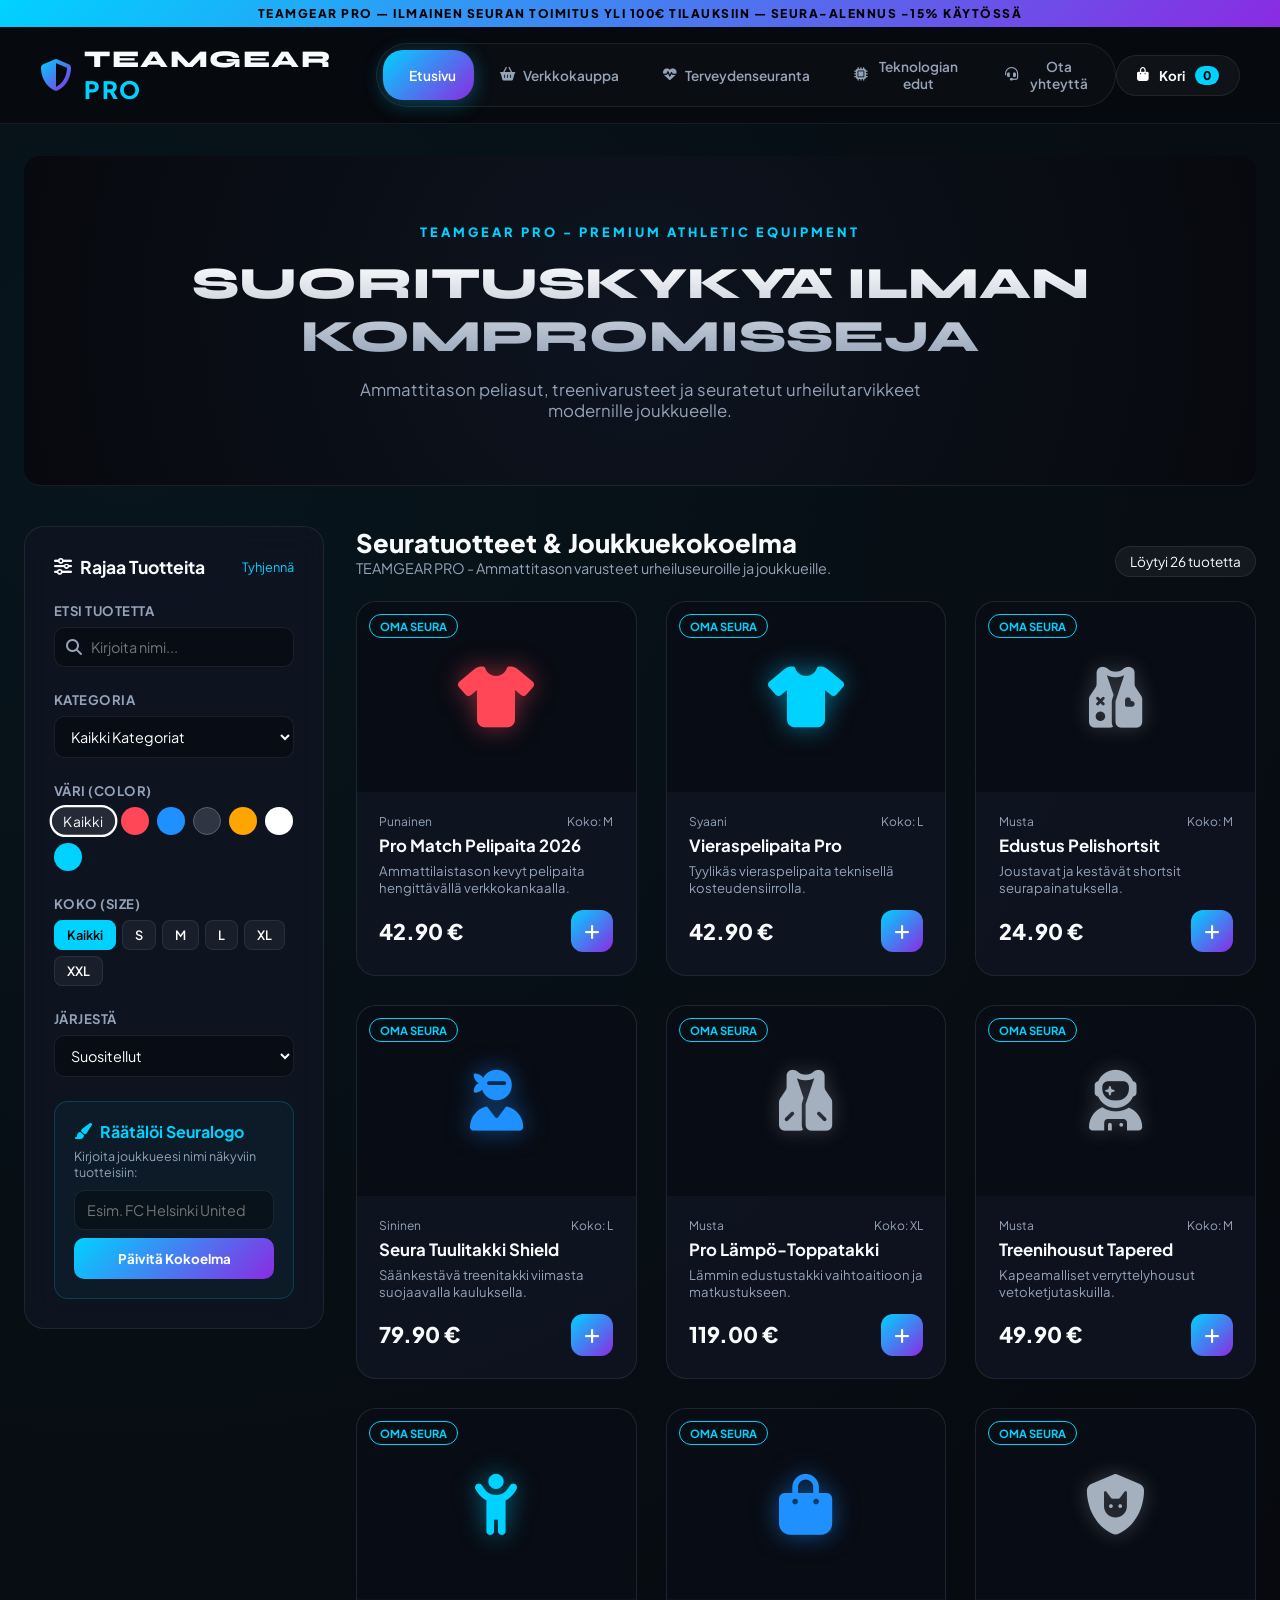
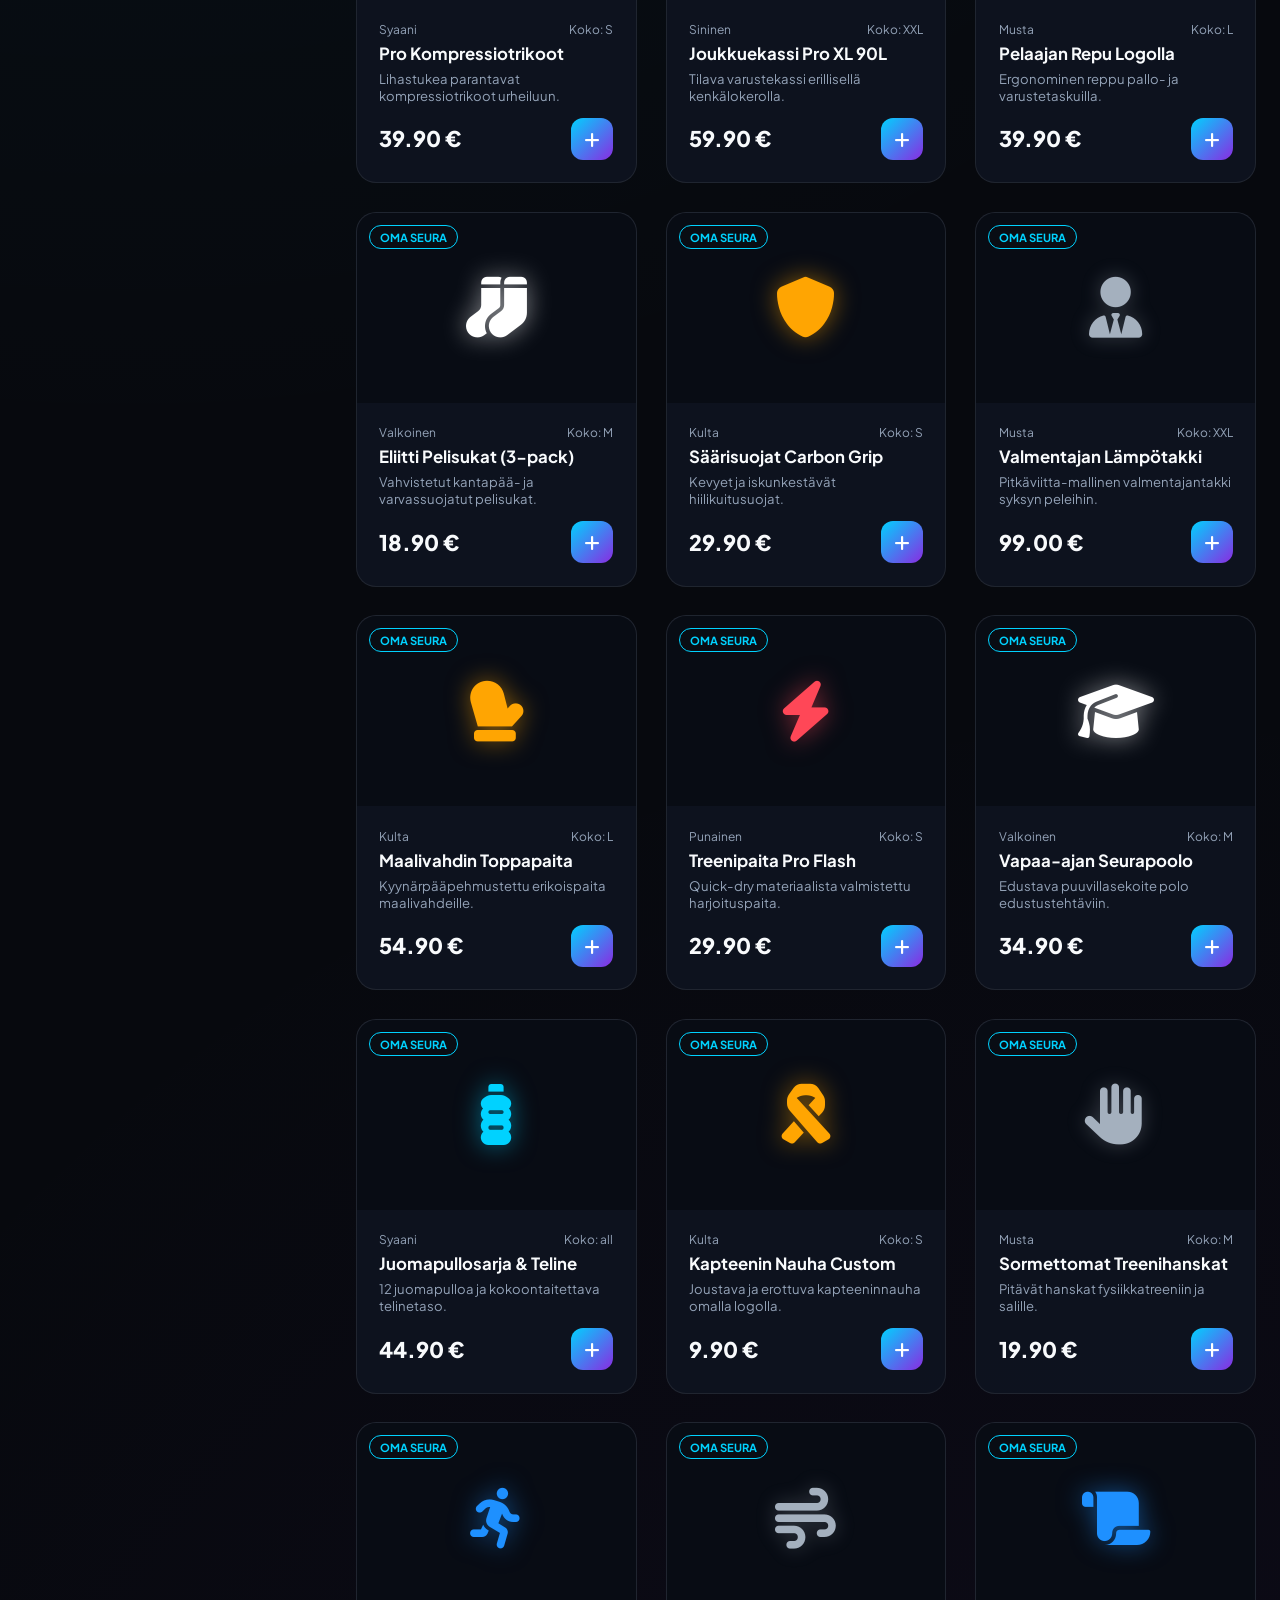
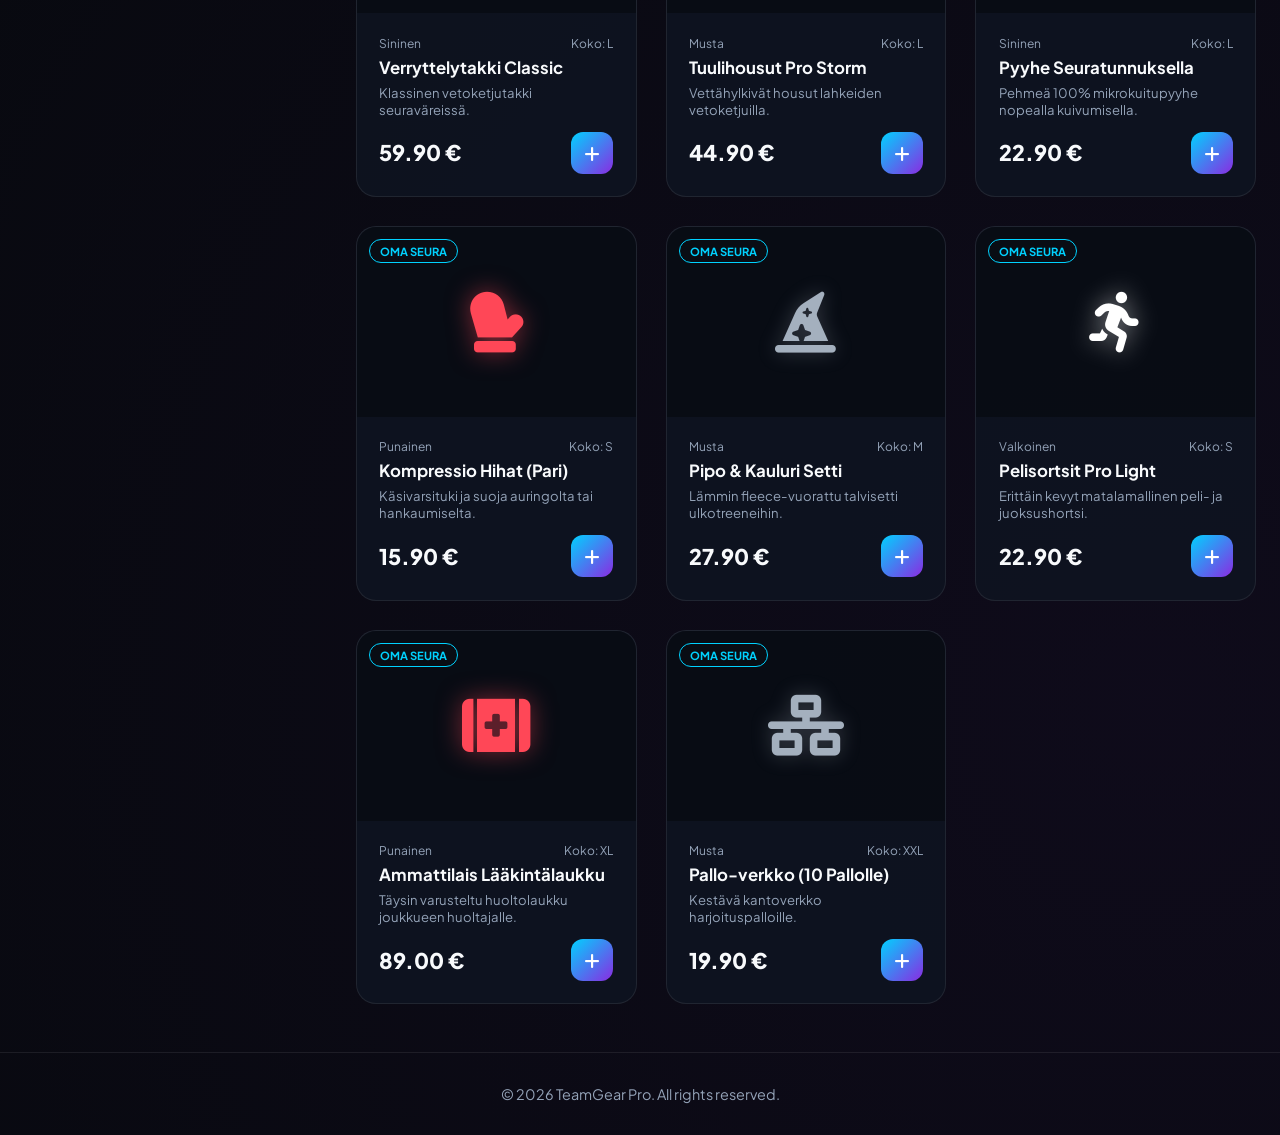
<file: index.html>
<!DOCTYPE html>
<html lang="fi">

<head>
    <meta charset="UTF-8" />
    <meta name="viewport" content="width=device-width, initial-scale=1.0" />
    <title>TeamGear Pro</title>
    <link rel="stylesheet" href="style.css" />
    <link rel="stylesheet" href="https://cdnjs.cloudflare.com/ajax/libs/font-awesome/6.5.2/css/all.min.css" />
    <link
        href="https://fonts.googleapis.com/css2?family=Plus+Jakarta+Sans:wght@300;400;600;700;800&family=Syne:wght@700;800&display=swap"
        rel="stylesheet">
</head>

<body>
    <div class="top-announcement">
        <span>TEAMGEAR PRO — ILMAINEN SEURAN TOIMITUS YLI 100€ TILAUKSIIN — SEURA-ALENNUS -15% KÄYTÖSSÄ</span>
    </div>

    <header class="luxury-navbar">
        <div class="logo-box">
            <i class="fa-solid fa-shield-halved logo-icon"></i>
            <span class="logo-text">TEAMGEAR <span>PRO</span></span>
        </div>
        <nav class="nav-links">
            <button class="nav-btn active" data-tab="tab-etusivu"><i class="fa-solid fa-grid-2"></i>Etusivu</button>
            <button class="nav-btn" data-tab="tab-verkkokauppa"><i
                    class="fa-solid fa-basket-shopping"></i>Verkkokauppa</button>
            <button class="nav-btn disabled" data-tab="tab-terveys"><i
                    class="fa-solid fa-heart-pulse"></i>Terveydenseuranta</button>
            <button class="nav-btn disabled" data-tab="tab-teknologia"><i class="fa-solid fa-microchip"></i>Teknologian
                edut</button>
            <button class="nav-btn disabled" data-tab="tab-yhteytta"><i class="fa-solid fa-headset"></i>Ota
                yhteyttä</button>
        </nav>
        <div class="nav-cart-box">
            <button id="open-cart-btn" class="glow-cart-btn">
                <i class="fa-solid fa-bag-shopping"></i>
                <span class="cart-label">Kori</span>
                <span id="cart-badge" class="badge">0</span>
            </button>
        </div>
    </header>

    <div class="main-container">
        <section id="tab-etusivu" class="tab-content active">
            <div class="hero-section">
                <div class="hero-overlay"></div>
                <div class="hero-content">
                    <span class="hero-tag">TEAMGEAR PRO - PREMIUM ATHLETIC EQUIPMENT</span>
                    <h1 class="hero-title">SUORITUSKYKYÄ ILMAN KOMPROMISSEJA</h1>
                    <p class="hero-desc">Ammattitason peliasut, treenivarusteet ja seuratetut urheilutarvikkeet
                        modernille joukkueelle.</p>
                </div>
            </div>

            <div class="catalog-layout">
                <aside class="glow-sidebar">
                    <div class="filter-header">
                        <h3><i class="fa-solid fa-sliders"></i> Rajaa Tuotteita</h3>
                        <button id="reset-filters" class="reset-btn">Tyhjennä</button>
                    </div>

                    <div class="filter-group">
                        <label>Etsi tuotetta</label>
                        <div class="search-input-wrapper">
                            <i class="fa-solid fa-magnifying-glass"></i>
                            <input type="text" id="search-input" placeholder="Kirjoita nimi..." />
                        </div>
                    </div>

                    <div class="filter-group">
                        <label>Kategoria</label>
                        <select id="category-filter">
                            <option value="all">Kaikki Kategoriat</option>
                            <option value="peliasut">Peliasut & Paidat</option>
                            <option value="takit">Takit & Lämpövarusteet</option>
                            <option value="housut">Housut & Trikoot</option>
                            <option value="kengät">Jalkineet & Suojat</option>
                            <option value="varusteet">Kassit & Tarvikkeet</option>
                        </select>
                    </div>

                    <div class="filter-group">
                        <label>Väri (Color)</label>
                        <div class="color-swatches" id="color-swatches">
                            <span class="swatch active" data-color="all" title="Kaikki">Kaikki</span>
                            <span class="swatch color-red" data-color="Punainen" title="Punainen"></span>
                            <span class="swatch color-blue" data-color="Sininen" title="Sininen"></span>
                            <span class="swatch color-black" data-color="Musta" title="Musta"></span>
                            <span class="swatch color-gold" data-color="Kulta" title="Kulta"></span>
                            <span class="swatch color-white" data-color="Valkoinen" title="Valkoinen"></span>
                            <span class="swatch color-cyan" data-color="Syaani" title="Syaani"></span>
                        </div>
                    </div>

                    <div class="filter-group">
                        <label>Koko (Size)</label>
                        <div class="size-boxes" id="size-boxes">
                            <button class="size-btn active" data-size="all">Kaikki</button>
                            <button class="size-btn" data-size="S">S</button>
                            <button class="size-btn" data-size="M">M</button>
                            <button class="size-btn" data-size="L">L</button>
                            <button class="size-btn" data-size="XL">XL</button>
                            <button class="size-btn" data-size="XXL">XXL</button>
                        </div>
                    </div>

                    <div class="filter-group">
                        <label>Järjestä</label>
                        <select id="sort-filter">
                            <option value="default">Suositellut</option>
                            <option value="price-low">Hinta: Edullisin ensin</option>
                            <option value="price-high">Hinta: Arvokkain ensin</option>
                            <option value="name">Nimi (A-Z)</option>
                        </select>
                    </div>

                    <div class="customizer-card">
                        <div class="customizer-head">
                            <i class="fa-solid fa-paintbrush"></i>
                            <h4>Räätälöi Seuralogo</h4>
                        </div>
                        <p>Kirjoita joukkueesi nimi näkyviin tuotteisiin:</p>
                        <input type="text" id="team-name-input" placeholder="Esim. FC Helsinki United" />
                        <button id="apply-team-name" class="accent-btn">Päivitä Kokoelma</button>
                    </div>
                </aside>

                <main class="catalog-view">
                    <div class="catalog-topbar">
                        <div>
                            <h2>Seuratuotteet & Joukkuekokoelma</h2>
                            <p class="sub-text">TEAMGEAR PRO - Ammattitason varusteet urheiluseuroille ja
                                joukkueille.</p>
                        </div>
                        <div class="results-badge" id="results-count">Ladataan...</div>
                    </div>
                    <div class="products-grid" id="products-grid"></div>
                </main>
            </div>
        </section>

        <section id="tab-verkkokauppa" class="tab-content">
            <div class="verkkokauppa-hero">
                <h2>Verkkokauppa & Tilaushallinta</h2>
                <p>Hallitse joukkueesi valintoja, tarkastele valittuja kokoelmia ja siirry kassalle.</p>
            </div>

            <div class="store-grid-layout">
                <div class="store-cart-summary-box">
                    <h3>Valitut Joukkuetuotteet</h3>
                    <div id="store-cart-list" class="store-cart-list"></div>
                </div>

                <div class="checkout-panel">
                    <h3>Tilausyhteenveto</h3>
                    <div class="checkout-line">
                        <span>Tuotteet yhteensä:</span>
                        <strong id="summary-subtotal">0.00 €</strong>
                    </div>
                    <div class="checkout-line">
                        <span>Seura-alennus (Automattinen):</span>
                        <strong id="summary-discount" class="discount-text">-0.00 €</strong>
                    </div>
                    <div class="checkout-line">
                        <span>Toimituskulut:</span>
                        <span>Ilmainen seurantoimitus</span>
                    </div>
                    <hr class="divider" />
                    <div class="checkout-line total-line">
                        <span>Kokonaissumma:</span>
                        <strong id="summary-total">0.00 €</strong>
                    </div>
                    <button id="final-checkout-btn" class="checkout-submit-btn">
                        <i class="fa-solid fa-lock"></i> Vahvista ja Lähetä Tilaus
                    </button>
                </div>
            </div>
        </section>

        <section id="tab-terveys" class="tab-content">
            <div class="health-hero">
                <h1>Terveydenseuranta - TeamGear Pro</h1>
                <p>Seuraa omaa hyvinvointiasi ja kehity urheilijana. TeamGear Pro älylaitteet ja seurantatyökalut
                    auttavat sinua seuraamaan päivittäistä aktiivisuuttasi, sykettäsi ja untasi.</p>
            </div>

            <div class="health-features">
                <h2>Terveydenseurannan ominaisuudet</h2>
                <p>Älykellon avulla voit seurata monia tärkeitä asioita omassa päivittäisessä elämässäsi ja
                    harjoittelussasi.</p>
                <div class="catalog-layout" style="margin-top: 1.5rem;">
                    <article class="health-card">
                        <i class="fa-solid fa-heart-pulse"></i>
                        <h3>Sykkeen seuranta</h3>
                        <p>Seuraa sydämesi sykettä harjoittelun aikana ja levossa. Näet suoraan, kuinka kehosi reagoi
                            TeamGear Pro treeniohjelmiin.</p>
                    </article>
                    <article class="health-card">
                        <i class="fa-solid fa-person-walking"></i>
                        <h3>Askelten seuranta</h3>
                        <p>Seuraa päivän aikana ottamiasi askeleita ja pidä huolta päivittäisestä liikkumisestasi ja
                            peruskunnostasi.</p>
                    </article>
                    <article class="health-card">
                        <i class="fa-solid fa-moon"></i>
                        <h3>Unen seuranta</h3>
                        <p>Seuraa nukkumisaikaasi ja opi ymmärtämään, kuinka tärkeää riittävä uni on palautumiselle ja
                            kehitykselle.</p>
                    </article>
                    <article class="health-card">
                        <i class="fa-solid fa-fire"></i>
                        <h3>Kalorien seuranta</h3>
                        <p>Saat tarkan arvion päivän aikana kuluttamistasi kaloreista ja voit seurata
                            energiankulutustasi.</p>
                    </article>
                    <article class="health-card">
                        <i class="fa-solid fa-dumbbell"></i>
                        <h3>Harjoittelun seuranta</h3>
                        <p>Seuraa harjoituksiasi ja kehitystäsi eri urheilulajeissa ammattimaisilla mittareilla.</p>
                    </article>
                    <article class="health-card">
                        <i class="fa-solid fa-heart"></i>
                        <h3>Hyvinvoinnin seuranta</h3>
                        <p>Seuraa päivittäistä aktiivisuuttasi ja opi huolehtimaan kokonaisvaltaisesta hyvinvoinnistasi.
                        </p>
                    </article>
                </div>
            </div>

            <div class="health-watch">
                <h2>Älykello urheilijan apuna</h2>
                <p>Älykello on korvaamaton apuväline TeamGear Pro -urheilijalle. Sen avulla voit seurata omaa
                    aktiivisuuttasi, harjoitteluasi ja palautumistasi reaaliajassa.</p>
                <ul>
                    <li>Sykkeen mittaus 24/7</li>
                    <li>Edistynyt askelmittari</li>
                    <li>Unen ja palautumisen seuranta</li>
                    <li>Harjoitusten tallentaminen ja analyysi</li>
                    <li>Älykkäät ilmoitukset suoraan ranteeseen</li>
                </ul>
            </div>

            <div class="health-ending">
                <h2>Pidä huolta hyvinvoinnistasi</h2>
                <p>Pienetkin päivittäiset valinnat voivat auttaa sinua saavuttamaan omat urheilu- ja
                    hyvinvointitavoitteesi turvallisesti.</p>
            </div>
        </section>

        <section id="tab-teknologia" class="tab-content">
            <div class="hero" style="padding: 2rem 0;">
                <span class="eyebrow"><span class="eyebrow-dot"></span>TeamGear Pro - Teknologia arjessa</span>
                <h1 style="font-size: 2.5rem;"><span class="gradient-text">TEKNOLOGIAN EDUT</span></h1>
                <p>Pienempi laite, suurempi vaikutus. Tutustu siihen, miten älykello ja TeamGear Pro ekosysteemi
                    tukevat hyvinvointia, turvallisuutta ja sujuvampaa arkea.</p>
            </div>

            <div class="map-section">
                <div class="mind-map">
                    <svg class="connectors" viewBox="0 0 1000 720" preserveAspectRatio="none">
                        <defs>
                            <linearGradient id="lineGradient" x1="0" y1="0" x2="1" y2="1">
                                <stop offset="0" stop-color="#16d9ff" />
                                <stop offset=".55" stop-color="#2f7cff" />
                                <stop offset="1" stop-color="#7757ff" />
                            </linearGradient>
                        </defs>
                        <path class="connector" d="M500 360 C420 360 410 120 255 120" />
                        <path class="connector" d="M500 360 C580 360 590 120 745 120" />
                        <path class="connector" d="M500 360 C420 360 410 360 255 360" />
                        <path class="connector" d="M500 360 C580 360 590 360 745 360" />
                        <path class="connector" d="M500 360 C420 360 410 600 255 600" />
                        <path class="connector" d="M500 360 C580 360 590 600 745 600" />
                        <circle class="connector-dot" cx="500" cy="360" r="5" />
                    </svg>

                    <div class="center-node">
                        <div class="center-content">
                            <svg class="center-icon" viewBox="0 0 24 24" fill="none" stroke="currentColor"
                                stroke-width="1.8">
                                <rect x="7" y="5" width="10" height="14" rx="3" />
                                <path d="M9 5V2h6v3M9 19v3h6v-3M9.5 12h1.5l1-2 1.4 4 1-2H16" />
                            </svg>
                            <h2>TEKNOLOGIAN EDUT</h2>
                            <p>TeamGear Pro Älykkäämpi Arki</p>
                        </div>
                    </div>

                    <article class="branch health">
                        <div class="branch-header">
                            <span class="icon-box">
                                <svg viewBox="0 0 24 24" fill="none" stroke="currentColor" stroke-width="2">
                                    <path
                                        d="M20.8 4.6a5.5 5.5 0 0 0-7.8 0L12 5.7l-1.1-1.1a5.5 5.5 0 0 0-7.8 7.8l1.1 1.1L12 21l7.8-7.5 1.1-1.1a5.5 5.5 0 0 0-.1-7.8Z" />
                                    <path d="M3.8 12h4l1.4-3 2.2 6 1.6-3h7" />
                                </svg>
                            </span>
                            <h2>Terveys ja hyvinvointi</h2>
                        </div>
                        <ul>
                            <li>Sykkeen seuranta</li>
                            <li>Unen seuranta</li>
                            <li>Stressin hallinta</li>
                            <li>Aktiivisuuden seuranta</li>
                        </ul>
                    </article>

                    <article class="branch exercise">
                        <div class="branch-header">
                            <span class="icon-box">
                                <svg viewBox="0 0 24 24" fill="none" stroke="currentColor" stroke-width="2">
                                    <circle cx="17" cy="4" r="2" />
                                    <path d="m15 22 1-7-3-2 2-5 4 3 3 1M3 11l4-2 3-3 2 2-3 4 3 2-2 8" />
                                </svg>
                            </span>
                            <h2>Liikunta ja motivaatio</h2>
                        </div>
                        <ul>
                            <li>Erilaiset urheilutilat</li>
                            <li>Tavoitteiden asettaminen</li>
                            <li>Edistymisen seuranta</li>
                            <li>Liikuntamuistutukset</li>
                        </ul>
                    </article>

                    <article class="branch daily">
                        <div class="branch-header">
                            <span class="icon-box">
                                <svg viewBox="0 0 24 24" fill="none" stroke="currentColor" stroke-width="2">
                                    <circle cx="12" cy="12" r="3" />
                                    <path
                                        d="M19.4 15a1.7 1.7 0 0 0 .3 1.9l.1.1-2.8 2.8-.1-.1a1.7 1.7 0 0 0-1.9-.3 1.7 1.7 0 0 0-1 1.6v.2h-4V21a1.7 1.7 0 0 0-1-1.6 1.7 1.7 0 0 0-1.9.3l-.1.1L4.2 17l.1-.1a1.7 1.7 0 0 0 .3-1.9A1.7 1.7 0 0 0 3 14H2.8v-4H3a1.7 1.7 0 0 0 1.6-1 1.7 1.7 0 0 0-.3-1.9L4.2 7 7 4.2l.1.1a1.7 1.7 0 0 0 1.9.3A1.7 1.7 0 0 0 10 3v-.2h4V3a1.7 1.7 0 0 0 1 1.6 1.7 1.7 0 0 0 1.9-.3l.1-.1L19.8 7l-.1.1a1.7 1.7 0 0 0-.3 1.9 1.7 1.7 0 0 0 1.6 1h.2v4H21a1.7 1.7 0 0 0-1.6 1Z" />
                                </svg>
                            </span>
                            <h2>Arjen helpottaminen</h2>
                        </div>
                        <ul>
                            <li>Ilmoitukset ranteeseen</li>
                            <li>Kalenteri ja muistutukset</li>
                            <li>Puhelut ja viestit</li>
                            <li>Nopea pääsy tietoihin</li>
                        </ul>
                    </article>

                    <article class="branch connection">
                        <div class="branch-header">
                            <span class="icon-box">
                                <svg viewBox="0 0 24 24" fill="none" stroke="currentColor" stroke-width="2">
                                    <circle cx="9" cy="8" r="4" />
                                    <path
                                        d="M2 21v-2a7 7 0 0 1 14 0v2M16 3.2a4 4 0 0 1 0 7.6M19 14a6 6 0 0 1 3 5.2V21" />
                                </svg>
                            </span>
                            <h2>Yhteys muihin</h2>
                        </div>
                        <ul>
                            <li>Viestit ja puhelut</li>
                            <li>Tärkeät ilmoitukset</li>
                            <li>Yhteys läheisiin</li>
                            <li>Puhelimen etsiminen</li>
                        </ul>
                    </article>

                    <article class="branch safety">
                        <div class="branch-header">
                            <span class="icon-box">
                                <svg viewBox="0 0 24 24" fill="none" stroke="currentColor" stroke-width="2">
                                    <path d="M12 22s8-4 8-10V5l-8-3-8 3v7c0 6 8 10 8 10Z" />
                                    <path d="m9 12 2 2 4-4" />
                                </svg>
                            </span>
                            <h2>Turvallisuus</h2>
                        </div>
                        <ul>
                            <li>Hätäpuhelut</li>
                            <li>Sijainnin jakaminen</li>
                            <li>Kaatumisen tunnistus</li>
                            <li>Ilmoitukset läheisille</li>
                        </ul>
                    </article>

                    <article class="branch lifestyle">
                        <div class="branch-header">
                            <span class="icon-box">
                                <svg viewBox="0 0 24 24" fill="none" stroke="currentColor" stroke-width="2">
                                    <path
                                        d="M11 20A7 7 0 0 1 9.8 6.1C15.5 4.8 18 2 18 2s2 6.5-2.1 11.2C13.8 15.6 11 16 8.5 15" />
                                    <path d="M2 21c3-6 7-8.5 13-10" />
                                </svg>
                            </span>
                            <h2>Parempi elämäntapa</h2>
                        </div>
                        <ul>
                            <li>Juomismuistutukset</li>
                            <li>Hengitysharjoitukset</li>
                            <li>Terveellisemmät rutiinit</li>
                            <li>Tasapainoisempi ajankäyttö</li>
                        </ul>
                    </article>
                </div>

                <div class="summary">
                    <strong>Enemmän hyvinvointia joka päivä TeamGear Pro kanssa.</strong> Älykello yhdistää
                    terveyden, liikunnan, yhteydenpidon ja turvallisuuden yhteen pieneen laitteeseen.
                </div>
            </div>
        </section>

        <section id="tab-yhteytta" class="tab-content">
            <div class="contact-hero-box">
                <h2>Ota yhteyttä - TeamGear Pro</h2>
                <p>Onko sinulla kysyttävää seuratilauksista, tuotteista tai joukkuekokoelmista? Lähetä meille viesti,
                    tiimimme auttaa sinua mielellään.</p>
            </div>

            <div class="contact-grid-layout">
                <div class="contact-info-card">
                    <h3><i class="fa-solid fa-headset"></i> Asiakaspalvelu & Seurat</h3>
                    <p>Ota meihin yhteyttä suoraan kanavien kautta tai täytä oheinen lomake.</p>
                    <ul class="contact-list">
                        <li><i class="fa-solid fa-envelope"></i> tuki@urheilukatalogi.fi</li>
                        <li><i class="fa-solid fa-phone"></i> +358 40 123 4567</li>
                        <li><i class="fa-solid fa-location-dot"></i> Urheilukatu 1, 00100 Helsinki</li>
                    </ul>
                </div>

                <div class="contact-form-panel">
                    <h3>Lähetä meille viesti</h3>
                    <form
                        onsubmit="event.preventDefault(); alert('Kiitos viestistänne! TeamGear Pro asiakaspalvelu ottaa teihin yhteyttä pian.');">
                        <div class="form-group" style="margin-bottom: 1rem;">
                            <label
                                style="display:block; font-size:0.85rem; color:var(--text-muted); margin-bottom:6px;">Nimi</label>
                            <input type="text" placeholder="Koko nimesi" required
                                style="width:100%; background:rgba(0,0,0,0.3); border:1px solid var(--border-color); padding:12px; border-radius:10px; color:white; outline:none;" />
                        </div>
                        <div class="form-group" style="margin-bottom: 1rem;">
                            <label
                                style="display:block; font-size:0.85rem; color:var(--text-muted); margin-bottom:6px;">Sähköposti</label>
                            <input type="email" placeholder="nimi@esimerkki.fi" required
                                style="width:100%; background:rgba(0,0,0,0.3); border:1px solid var(--border-color); padding:12px; border-radius:10px; color:white; outline:none;" />
                        </div>
                        <div class="form-group" style="margin-bottom: 1.2rem;">
                            <label
                                style="display:block; font-size:0.85rem; color:var(--text-muted); margin-bottom:6px;">Viesti</label>
                            <textarea rows="4" placeholder="Kirjoita viestisi tähän..." required
                                style="width:100%; background:rgba(0,0,0,0.3); border:1px solid var(--border-color); padding:12px; border-radius:10px; color:white; outline:none; resize:none;"></textarea>
                        </div>
                        <button type="submit" class="accent-btn">Lähetä Viesti</button>
                    </form>
                </div>
            </div>
        </section>
    </div>

    <footer class="site-footer">
        <p>&copy; 2026 TeamGear Pro. All rights reserved.</p>
    </footer>

    <div id="cart-drawer" class="cart-drawer">
        <div class="drawer-overlay" id="close-drawer-overlay"></div>
        <div class="drawer-content">
            <div class="drawer-header">
                <h3><i class="fa-solid fa-bag-shopping"></i> Joukkueen Kori</h3>
                <button id="close-drawer-btn" class="close-btn">&times;</button>
            </div>
            <div class="drawer-body" id="drawer-cart-items"></div>
            <div class="drawer-footer">
                <div class="drawer-total">
                    <span>Yhteensä:</span>
                    <strong id="drawer-total-price">0.00 €</strong>
                </div>
                <button id="go-to-verkkokauppa" class="accent-btn full-width">
                    Siirry Verkkokauppaan & Kassalle
                </button>
            </div>
        </div>
    </div>

    <script src="script.js"></script>
</body>

</html>
</file>
<file: style.css>
@import url('https://fonts.googleapis.com/css2?family=Plus+Jakarta+Sans:wght@300;400;600;700;800&family=Syne:wght@700;800&display=swap');

* {
    margin: 0;
    padding: 0;
    box-sizing: border-box;
    font-family: 'Plus Jakarta Sans', sans-serif;
}

:root {
    --bg-dark: #07090e;
    --card-bg: rgba(15, 21, 33, 0.85);
    --border-color: rgba(255, 255, 255, 0.08);
    --accent-blue: #00d2ff;
    --accent-purple: #8a2be2;
    --accent-gradient: linear-gradient(135deg, #00d2ff 0%, #8a2be2 100%);
    --text-main: #f8fafc;
    --text-muted: #94a3b8;
}

body {
    background-color: var(--bg-dark);
    background-image:
        radial-gradient(circle at 10% 10%, rgba(0, 210, 255, 0.06) 0%, transparent 40%),
        radial-gradient(circle at 90% 90%, rgba(138, 43, 226, 0.06) 0%, transparent 40%);
    color: var(--text-main);
    min-height: 100vh;
}

.top-announcement {
    background: var(--accent-gradient);
    color: #000;
    text-align: center;
    font-size: 0.75rem;
    font-weight: 800;
    letter-spacing: 1.5px;
    padding: 6px 12px;
}

.luxury-navbar {
    display: flex;
    justify-content: space-between;
    align-items: center;
    padding: 1rem 2.5rem;
    background: rgba(7, 9, 14, 0.9);
    backdrop-filter: blur(20px);
    border-bottom: 1px solid var(--border-color);
    position: sticky;
    top: 0;
    z-index: 100;
}

.logo-box {
    display: flex;
    align-items: center;
    gap: 12px;
}

.logo-icon {
    font-size: 2rem;
    background: var(--accent-gradient);
    background-clip: text;
    -webkit-background-clip: text;
    -webkit-text-fill-color: transparent;
}

.logo-text {
    font-family: 'Syne', sans-serif;
    font-weight: 800;
    font-size: 1.5rem;
    letter-spacing: 1.5px;
}

.logo-text span {
    color: var(--accent-blue);
}

.nav-links {
    display: flex;
    gap: 8px;
    background: rgba(255, 255, 255, 0.02);
    padding: 6px;
    border-radius: 40px;
    border: 1px solid var(--border-color);
}

.nav-btn {
    color: var(--text-muted);
    padding: 8px 18px;
    border-radius: 20px;
    font-size: 0.85rem;
    font-weight: 600;
    background: transparent;
    border: none;
    cursor: pointer;
    transition: 0.3s ease;
    display: flex;
    align-items: center;
    gap: 8px;
}

.nav-btn:hover,
.nav-btn.active {
    background: var(--accent-gradient);
    color: #fff;
    box-shadow: 0 4px 20px rgba(0, 210, 255, 0.3);
}

.glow-cart-btn {
    background: rgba(255, 255, 255, 0.04);
    border: 1px solid var(--border-color);
    color: #fff;
    padding: 10px 20px;
    border-radius: 30px;
    font-weight: 700;
    cursor: pointer;
    display: flex;
    align-items: center;
    gap: 10px;
    transition: 0.3s;
}

.glow-cart-btn:hover {
    border-color: var(--accent-blue);
    box-shadow: 0 0 20px rgba(0, 210, 255, 0.25);
}

.badge {
    background: var(--accent-blue);
    color: #000;
    font-weight: 800;
    padding: 2px 8px;
    border-radius: 10px;
    font-size: 0.75rem;
}

.hero-section {
    position: relative;
    padding: 4rem 2rem;
    text-align: center;
    background: radial-gradient(circle, rgba(15, 21, 33, 0.9) 0%, rgba(7, 9, 14, 1) 100%);
    border-bottom: 1px solid var(--border-color);
    margin-bottom: 2.5rem;
    border-radius: 16px;
}

.hero-tag {
    color: var(--accent-blue);
    font-size: 0.8rem;
    font-weight: 800;
    letter-spacing: 3px;
    text-transform: uppercase;
}

.hero-title {
    font-family: 'Syne', sans-serif;
    font-size: 2.8rem;
    font-weight: 800;
    margin: 1rem 0;
    background: linear-gradient(180deg, #ffffff 0%, #94a3b8 100%);
    background-clip: text;
    -webkit-background-clip: text;
    -webkit-text-fill-color: transparent;
}

.hero-desc {
    max-width: 600px;
    margin: 0 auto;
    color: var(--text-muted);
    font-size: 1.05rem;
}

.main-container {
    max-width: 1400px;
    margin: 2rem auto;
    padding: 0 1.5rem;
}

.tab-content {
    display: none;
}

.tab-content.active {
    display: block;
}

.catalog-layout {
    display: flex;
    gap: 2rem;
}

.glow-sidebar {
    width: 300px;
    flex-shrink: 0;
    background: var(--card-bg);
    border: 1px solid var(--border-color);
    border-radius: 20px;
    padding: 1.8rem;
    backdrop-filter: blur(15px);
    height: fit-content;
}

.filter-header {
    display: flex;
    justify-content: space-between;
    align-items: center;
    margin-bottom: 1.5rem;
}

.filter-header h3 {
    font-size: 1.1rem;
    font-weight: 700;
    display: flex;
    align-items: center;
    gap: 8px;
}

.reset-btn {
    background: transparent;
    border: none;
    color: var(--accent-blue);
    font-size: 0.8rem;
    cursor: pointer;
}

.filter-group {
    margin-bottom: 1.5rem;
}

.filter-group label {
    display: block;
    font-size: 0.82rem;
    text-transform: uppercase;
    letter-spacing: 0.5px;
    color: var(--text-muted);
    margin-bottom: 8px;
    font-weight: 700;
}

.search-input-wrapper {
    position: relative;
}

.search-input-wrapper i {
    position: absolute;
    left: 12px;
    top: 50%;
    transform: translateY(-50%);
    color: var(--text-muted);
}

.search-input-wrapper input,
.filter-group select,
.customizer-card input {
    width: 100%;
    background: rgba(0, 0, 0, 0.3);
    border: 1px solid var(--border-color);
    color: white;
    padding: 10px 12px 10px 36px;
    border-radius: 10px;
    outline: none;
    font-size: 0.9rem;
}

.filter-group select,
.customizer-card input {
    padding-left: 12px;
}

.color-swatches {
    display: flex;
    flex-wrap: wrap;
    gap: 8px;
}

.swatch {
    width: 28px;
    height: 28px;
    border-radius: 50%;
    cursor: pointer;
    border: 2px solid transparent;
    transition: 0.2s;
}

.swatch.active {
    border-color: white;
    transform: scale(1.15);
}

.swatch[data-color="all"] {
    width: auto;
    height: 28px;
    padding: 0 10px;
    border-radius: 14px;
    background: rgba(255, 255, 255, 0.1);
    font-size: 0.75rem;
    display: flex;
    align-items: center;
}

.color-red {
    background: #ff4757;
}

.color-blue {
    background: #1e90ff;
}

.color-black {
    background: #2f3542;
    border: 1px solid #57606f;
}

.color-gold {
    background: #ffa502;
}

.color-white {
    background: #ffffff;
}

.color-cyan {
    background: #00d2ff;
}

.size-boxes {
    display: flex;
    gap: 6px;
    flex-wrap: wrap;
}

.size-btn {
    background: rgba(255, 255, 255, 0.05);
    border: 1px solid var(--border-color);
    color: white;
    padding: 6px 12px;
    border-radius: 8px;
    cursor: pointer;
    font-size: 0.8rem;
    font-weight: 600;
}

.size-btn.active {
    background: var(--accent-blue);
    color: black;
    border-color: var(--accent-blue);
}

.customizer-card {
    background: rgba(0, 210, 255, 0.04);
    border: 1px solid rgba(0, 210, 255, 0.2);
    padding: 1.2rem;
    border-radius: 14px;
    margin-top: 1rem;
}

.customizer-head {
    display: flex;
    align-items: center;
    gap: 8px;
    color: var(--accent-blue);
    margin-bottom: 6px;
}

.customizer-card p {
    font-size: 0.78rem;
    color: var(--text-muted);
    margin-bottom: 10px;
}

.accent-btn {
    width: 100%;
    margin-top: 8px;
    background: var(--accent-gradient);
    color: white;
    border: none;
    padding: 12px;
    border-radius: 10px;
    font-weight: 700;
    cursor: pointer;
    transition: 0.3s;
}

.catalog-view {
    flex-grow: 1;
}

.catalog-topbar {
    display: flex;
    justify-content: space-between;
    align-items: flex-end;
    margin-bottom: 1.5rem;
}

.catalog-topbar h2 {
    font-size: 1.6rem;
    font-weight: 800;
}

.sub-text {
    color: var(--text-muted);
    font-size: 0.9rem;
}

.results-badge {
    background: rgba(255, 255, 255, 0.05);
    padding: 6px 14px;
    border-radius: 20px;
    border: 1px solid var(--border-color);
    font-size: 0.85rem;
}

.products-grid {
    display: grid;
    grid-template-columns: repeat(auto-fill, minmax(270px, 1fr));
    gap: 1.8rem;
}

.product-card {
    background: var(--card-bg);
    border: 1px solid var(--border-color);
    border-radius: 20px;
    overflow: hidden;
    display: flex;
    flex-direction: column;
    transition: all 0.3s ease;
    position: relative;
}

.product-card:hover {
    transform: translateY(-8px);
    border-color: rgba(0, 210, 255, 0.4);
    box-shadow: 0 15px 35px rgba(0, 0, 0, 0.6);
}

.card-thumb {
    height: 190px;
    background: rgba(0, 0, 0, 0.35);
    display: flex;
    justify-content: center;
    align-items: center;
    font-size: 3.8rem;
    position: relative;
}

.product-card[data-color="Punainen"] .card-thumb {
    color: #ff4757;
    text-shadow: 0 0 25px rgba(255, 71, 87, 0.5);
}

.product-card[data-color="Sininen"] .card-thumb {
    color: #1e90ff;
    text-shadow: 0 0 25px rgba(30, 144, 255, 0.5);
}

.product-card[data-color="Musta"] .card-thumb {
    color: #a4b0be;
    text-shadow: 0 0 20px rgba(164, 176, 190, 0.3);
}

.product-card[data-color="Kulta"] .card-thumb {
    color: #ffa502;
    text-shadow: 0 0 25px rgba(255, 165, 2, 0.5);
}

.product-card[data-color="Valkoinen"] .card-thumb {
    color: #ffffff;
    text-shadow: 0 0 25px rgba(255, 255, 255, 0.5);
}

.product-card[data-color="Syaani"] .card-thumb {
    color: #00d2ff;
    text-shadow: 0 0 25px rgba(0, 210, 255, 0.5);
}

.team-badge-tag {
    position: absolute;
    top: 12px;
    left: 12px;
    background: rgba(10, 13, 20, 0.85);
    border: 1px solid var(--accent-blue);
    color: var(--accent-blue);
    padding: 4px 10px;
    border-radius: 12px;
    font-size: 0.7rem;
    font-weight: 700;
    text-transform: uppercase;
    z-index: 2;
}

.card-details {
    padding: 1.4rem;
    display: flex;
    flex-direction: column;
    flex-grow: 1;
}

.meta-row {
    display: flex;
    justify-content: space-between;
    font-size: 0.75rem;
    color: var(--text-muted);
    margin-bottom: 6px;
}

.card-details h3 {
    font-size: 1.05rem;
    margin-bottom: 6px;
}

.card-details p {
    font-size: 0.82rem;
    color: var(--text-muted);
    margin-bottom: 14px;
    flex-grow: 1;
}

.price-row {
    display: flex;
    justify-content: space-between;
    align-items: center;
    margin-top: auto;
}

.price-value {
    font-size: 1.35rem;
    font-weight: 800;
}

.add-btn {
    background: var(--accent-gradient);
    border: none;
    color: white;
    width: 42px;
    height: 42px;
    border-radius: 12px;
    cursor: pointer;
    font-size: 1.1rem;
    transition: 0.2s;
}

.add-btn:hover {
    transform: scale(1.08);
}

.verkkokauppa-hero {
    background: var(--card-bg);
    border: 1px solid var(--border-color);
    padding: 2.5rem;
    border-radius: 20px;
    margin-bottom: 2rem;
}

.store-grid-layout {
    display: grid;
    grid-template-columns: 2fr 1fr;
    gap: 2rem;
}

.store-cart-summary-box,
.checkout-panel {
    background: var(--card-bg);
    border: 1px solid var(--border-color);
    padding: 1.8rem;
    border-radius: 20px;
}

.store-cart-item {
    display: flex;
    align-items: center;
    justify-content: space-between;
    padding: 12px 0;
    border-bottom: 1px solid var(--border-color);
}

.qty-control {
    display: flex;
    align-items: center;
    gap: 8px;
}

.qty-control button {
    background: rgba(255, 255, 255, 0.1);
    border: none;
    color: white;
    width: 26px;
    height: 26px;
    border-radius: 6px;
    cursor: pointer;
}

.checkout-line {
    display: flex;
    justify-content: space-between;
    margin-bottom: 12px;
    font-size: 0.95rem;
}

.discount-text {
    color: var(--accent-blue);
}

.divider {
    border: none;
    border-top: 1px solid var(--border-color);
    margin: 15px 0;
}

.total-line {
    font-size: 1.25rem;
    font-weight: 800;
}

.checkout-submit-btn {
    width: 100%;
    margin-top: 20px;
    background: linear-gradient(135deg, #00b894, #00cec9);
    color: black;
    border: none;
    padding: 15px;
    border-radius: 12px;
    font-weight: 800;
    font-size: 1rem;
    cursor: pointer;
}

.health-hero {
    padding: 3rem 2rem;
    text-align: center;
    background: var(--card-bg);
    border: 1px solid var(--border-color);
    border-radius: 20px;
    margin-bottom: 2rem;
}

.health-features {
    margin-bottom: 2rem;
}

.health-features h2 {
    font-size: 1.6rem;
    font-weight: 800;
    margin-bottom: 0.5rem;
}

.health-card {
    background: var(--card-bg);
    border: 1px solid var(--border-color);
    border-radius: 20px;
    padding: 1.8rem;
    display: flex;
    flex-direction: column;
    gap: 1rem;
    transition: 0.3s;
}

.health-card:hover {
    transform: translateY(-5px);
    border-color: rgba(0, 210, 255, 0.4);
}

.health-card i {
    font-size: 2.5rem;
    color: var(--accent-blue);
}

.health-card h3 {
    font-size: 1.2rem;
}

.health-card p {
    color: var(--text-muted);
    font-size: 0.9rem;
}

.health-watch {
    background: var(--card-bg);
    border: 1px solid var(--border-color);
    padding: 2.5rem;
    border-radius: 20px;
    margin-bottom: 2rem;
}

.health-watch ul {
    margin-top: 1rem;
    padding-left: 1.5rem;
    color: var(--text-muted);
    display: grid;
    gap: 0.5rem;
}

.health-ending {
    background: var(--card-bg);
    border: 1px solid var(--border-color);
    padding: 2.5rem;
    border-radius: 20px;
    text-align: center;
    margin-bottom: 2rem;
}

.eyebrow {
    display: inline-flex;
    align-items: center;
    gap: .55rem;
    margin-bottom: 1rem;
    padding: .45rem .75rem;
    color: #dffbff;
    font-size: .8rem;
    font-weight: 800;
    letter-spacing: .12em;
    text-transform: uppercase;
    border: 1px solid rgba(22, 217, 255, .25);
    border-radius: 999px;
    background: rgba(22, 217, 255, .07);
}

.eyebrow-dot {
    width: .5rem;
    height: .5rem;
    border-radius: 50%;
    background: #16d9ff;
    box-shadow: 0 0 15px #16d9ff;
}

.gradient-text {
    color: transparent;
    background: linear-gradient(90deg, #ffffff 8%, #16d9ff 52%, #9f87ff 94%);
    background-clip: text;
    -webkit-background-clip: text;
}

.map-section {
    padding: 2rem 0 6rem;
}

.mind-map {
    position: relative;
    display: grid;
    grid-template-columns: minmax(260px, 1fr) minmax(230px, .72fr) minmax(260px, 1fr);
    grid-template-areas:
        "health center exercise"
        "daily center connection"
        "safety center lifestyle";
    gap: 2rem 5rem;
    align-items: center;
    isolation: isolate;
}

.connectors {
    position: absolute;
    inset: 2% 12%;
    z-index: -1;
    width: 76%;
    height: 96%;
    overflow: visible;
    pointer-events: none;
}

.connector {
    fill: none;
    stroke: url(#lineGradient);
    stroke-width: 2;
    stroke-linecap: round;
    stroke-dasharray: 9 9;
    opacity: .7;
    animation: flow 6s linear infinite;
    vector-effect: non-scaling-stroke;
}

.connector-dot {
    fill: #16d9ff;
    filter: drop-shadow(0 0 6px #16d9ff);
}

@keyframes flow {
    to {
        stroke-dashoffset: -72;
    }
}

.center-node {
    grid-area: center;
    position: relative;
    z-index: 4;
    display: grid;
    place-items: center;
    min-height: 330px;
    padding: 2rem 1.25rem;
    text-align: center;
}

.center-node::before,
.center-node::after {
    content: "";
    position: absolute;
    border-radius: 38%;
}

.center-node::before {
    inset: 8%;
    z-index: -2;
    background: linear-gradient(145deg, rgba(22, 217, 255, .85), rgba(47, 124, 255, .72), rgba(119, 87, 255, .92));
    filter: blur(34px);
    opacity: .25;
    animation: breathe 4s ease-in-out infinite;
}

.center-node::after {
    inset: 13%;
    z-index: -1;
    border: 1px solid rgba(255, 255, 255, .19);
    background: linear-gradient(145deg, rgba(20, 30, 48, .96), rgba(9, 15, 27, .98));
    box-shadow: 0 22px 70px rgba(0, 0, 0, 0.38), inset 0 1px rgba(255, 255, 255, .08);
    transform: rotate(45deg);
}

@keyframes breathe {
    50% {
        transform: scale(1.08);
        opacity: .42;
    }
}

.center-content {
    max-width: 190px;
}

.center-icon {
    width: 62px;
    height: 62px;
    margin: 0 auto 1rem;
    padding: .9rem;
    border: 1px solid rgba(255, 255, 255, .2);
    border-radius: 20px;
    color: white;
    background: linear-gradient(145deg, #16d9ff, #2f7cff, #7757ff);
    box-shadow: 0 0 30px rgba(22, 217, 255, .25);
}

.branch {
    position: relative;
    z-index: 3;
    min-width: 0;
    padding: 1.25rem;
    overflow: hidden;
    border: 1px solid rgba(148, 163, 184, 0.17);
    border-radius: 20px;
    background: linear-gradient(145deg, rgba(19, 29, 45, .94), rgba(11, 17, 29, .96));
    box-shadow: 0 15px 45px rgba(0, 0, 0, .24), inset 0 1px rgba(255, 255, 255, .045);
}

.health {
    grid-area: health;
}

.exercise {
    grid-area: exercise;
}

.daily {
    grid-area: daily;
}

.connection {
    grid-area: connection;
}

.safety {
    grid-area: safety;
}

.lifestyle {
    grid-area: lifestyle;
}

.branch-header {
    display: flex;
    align-items: center;
    gap: .85rem;
    margin-bottom: .9rem;
}

.icon-box {
    flex: 0 0 auto;
    display: grid;
    place-items: center;
    width: 46px;
    height: 46px;
    color: #16d9ff;
    border: 1px solid rgba(22, 217, 255, .32);
    border-radius: 14px;
    background: rgba(22, 217, 255, .09);
}

.icon-box svg {
    width: 24px;
    height: 24px;
}

.branch h2 {
    font-size: 1.1rem;
}

.branch ul {
    display: grid;
    gap: .43rem;
    padding: 0;
    margin: 0;
    list-style: none;
}

.branch li {
    position: relative;
    padding-left: 1.15rem;
    color: #95a1b5;
    font-size: .91rem;
}

.branch li::before {
    content: "";
    position: absolute;
    left: 0;
    top: .72em;
    width: 5px;
    height: 5px;
    border-radius: 50%;
    background: #16d9ff;
}

.summary {
    max-width: 780px;
    margin: 1.5rem auto 0;
    padding: 1.5rem;
    text-align: center;
    color: #95a1b5;
    border: 1px solid rgba(148, 163, 184, 0.17);
    border-radius: 20px;
    background: rgba(17, 25, 40, .58);
}

.summary strong {
    color: white;
}

.contact-hero-box {
    background: var(--card-bg);
    border: 1px solid var(--border-color);
    padding: 2.5rem;
    border-radius: 20px;
    margin-bottom: 2rem;
    text-align: center;
}

.contact-hero-box h2 {
    font-size: 2rem;
    margin-bottom: 0.5rem;
}

.contact-hero-box p {
    color: var(--text-muted);
}

.contact-grid-layout {
    display: grid;
    grid-template-columns: 1fr 1.5fr;
    gap: 2rem;
    margin-bottom: 2rem;
}

.contact-info-card,
.contact-form-panel {
    background: var(--card-bg);
    border: 1px solid var(--border-color);
    padding: 2rem;
    border-radius: 20px;
}

.contact-info-card h3,
.contact-form-panel h3 {
    font-size: 1.3rem;
    margin-bottom: 1rem;
    display: flex;
    align-items: center;
    gap: 10px;
}

.contact-info-card p {
    color: var(--text-muted);
    font-size: 0.95rem;
    margin-bottom: 1.5rem;
}

.contact-list {
    list-style: none;
    display: grid;
    gap: 1rem;
}

.contact-list li {
    display: flex;
    align-items: center;
    gap: 12px;
    color: var(--text-main);
    font-weight: 600;
}

.contact-list li i {
    color: var(--accent-blue);
    font-size: 1.1rem;
}

.site-footer {
    text-align: center;
    padding: 2rem;
    border-top: 1px solid var(--border-color);
    color: var(--text-muted);
    font-size: 0.9rem;
    margin-top: 3rem;
}

.cart-drawer {
    display: none;
    position: fixed;
    inset: 0;
    z-index: 200;
}

.cart-drawer.open {
    display: block;
}

.drawer-overlay {
    position: absolute;
    inset: 0;
    background: rgba(0, 0, 0, 0.75);
    backdrop-filter: blur(5px);
}

.drawer-content {
    position: absolute;
    right: 0;
    top: 0;
    bottom: 0;
    width: 420px;
    background: #0d121d;
    border-left: 1px solid var(--border-color);
    padding: 1.8rem;
    display: flex;
    flex-direction: column;
}

.drawer-header {
    display: flex;
    justify-content: space-between;
    align-items: center;
    margin-bottom: 1.5rem;
}

.close-btn {
    background: transparent;
    border: none;
    color: white;
    font-size: 1.8rem;
    cursor: pointer;
}

.drawer-body {
    flex-grow: 1;
    overflow-y: auto;
}

.drawer-footer {
    border-top: 1px solid var(--border-color);
    padding-top: 1.2rem;
}

.drawer-total {
    display: flex;
    justify-content: space-between;
    font-size: 1.15rem;
    margin-bottom: 1rem;
}

.full-width {
    width: 100%;
}
</file>
